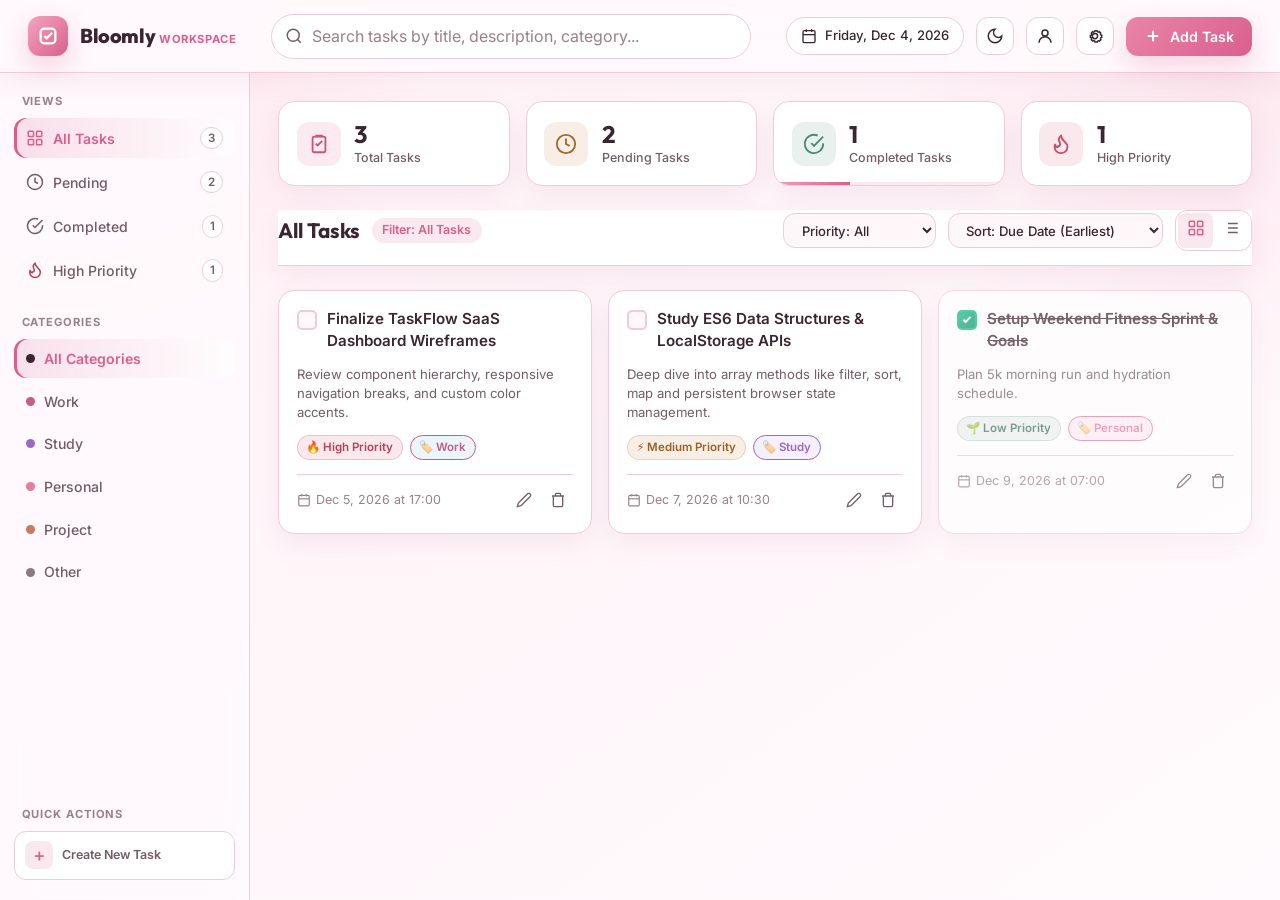
<file: Bloomly/index.html>
<!DOCTYPE html>
<html lang="en" data-theme="light">
<head>
    <meta charset="UTF-8">
    <meta name="viewport" content="width=device-width, initial-scale=1.0">
    <meta name="color-scheme" content="light dark">
    <meta name="description" content="Bloomly — a polished, responsive personal task workspace.">
    <title>Bloomly — Personal Task Workspace</title>
    
    <!-- Google Fonts -->
    <link rel="preconnect" href="https://fonts.googleapis.com">
    <link rel="preconnect" href="https://fonts.gstatic.com" crossorigin>
    <link href="https://fonts.googleapis.com/css2?family=Inter:wght@300;400;500;600;700&family=Outfit:wght@500;600;700;800&display=swap" rel="stylesheet">
    
    <!-- CSS Stylesheet -->
    <link rel="stylesheet" href="css/style.css">
</head>
<body>
    <div class="app-container">
        
        <!-- Header -->
        <header class="app-header">
            <div class="header-left">
                <button id="mobileSidebarToggle" class="icon-btn mobile-only" aria-label="Toggle Navigation Menu">
                    <svg width="24" height="24" viewBox="0 0 24 24" fill="none" stroke="currentColor" stroke-width="2"><path d="M3 12h18M3 6h18M3 18h18"/></svg>
                </button>
                <div class="brand">
                    <div class="brand-logo">
                        <svg width="22" height="22" viewBox="0 0 24 24" fill="none" stroke="currentColor" stroke-width="2.5">
                            <rect x="4" y="4" width="16" height="16" rx="4"/>
                            <path d="M8 12l2.5 2.5L16.5 8.5"/>
                        </svg>
                    </div>
                    <div class="brand-text">
                        <span class="brand-title">Bloomly</span>
                        <span class="brand-subtitle">Workspace</span>
                    </div>
                </div>
            </div>

            <div class="header-center">
                <div class="search-box">
                    <svg class="search-icon" width="18" height="18" viewBox="0 0 24 24" fill="none" stroke="currentColor" stroke-width="2">
                        <circle cx="11" cy="11" r="8"/><path d="m21 21-4.3-4.3"/>
                    </svg>
                    <input type="text" id="searchInput" placeholder="Search tasks by title, description, category..." autocomplete="off">
                    <button id="clearSearchBtn" class="clear-search-btn hidden" aria-label="Clear Search">&times;</button>
                </div>
            </div>

            <div class="header-right">
                <div class="date-badge" id="currentDateBadge">
                    <svg width="16" height="16" viewBox="0 0 24 24" fill="none" stroke="currentColor" stroke-width="2"><rect width="18" height="18" x="3" y="4" rx="2" ry="2"/><line x1="16" x2="16" y1="2" y2="6"/><line x1="8" x2="8" y1="2" y2="6"/><line x1="3" x2="21" y1="10" y2="10"/></svg>
                    <span id="currentDateText">Loading date...</span>
                </div>
                
                <!-- Theme Mode Toggle Button -->
                <button id="themeToggleBtn" class="icon-btn" title="Toggle Light/Dark Mode" aria-label="Toggle Light/Dark Mode">
                    <svg id="themeMoonIcon" width="18" height="18" viewBox="0 0 24 24" fill="none" stroke="currentColor" stroke-width="2"><path d="M12 3a6 6 0 0 0 9 9 9 9 0 1 1-9-9Z"/></svg>
                    <svg id="themeSunIcon" class="hidden" width="18" height="18" viewBox="0 0 24 24" fill="none" stroke="currentColor" stroke-width="2"><circle cx="12" cy="12" r="4"/><path d="M12 2v2M12 20v2M4.93 4.93l1.41 1.41M17.66 17.66l1.41 1.41M2 12h2M20 12h2M4.93 19.07l1.41-1.41M17.66 6.34l1.41-1.41"/></svg>
                </button>

                <button id="openProfileBtn" class="icon-btn header-utility-btn" title="Open Profile" aria-label="Open Profile">
                    <svg width="18" height="18" viewBox="0 0 24 24" fill="none" stroke="currentColor" stroke-width="2">
                        <circle cx="12" cy="8" r="4"/><path d="M4 21a8 8 0 0 1 16 0"/>
                    </svg>
                </button>
                <button id="openSettingsBtn" class="icon-btn header-utility-btn" title="Open Settings" aria-label="Open Settings">
                    <svg width="18" height="18" viewBox="0 0 24 24" fill="none" stroke="currentColor" stroke-width="2">
                        <path d="M12 15.5a3.5 3.5 0 1 0 0-7 3.5 3.5 0 0 0 0 7Z"/>
                        <path d="M19.4 15a1.7 1.7 0 0 0 .34 1.88l.06.06-1.9 1.9-.06-.06a1.7 1.7 0 0 0-1.88-.34 1.7 1.7 0 0 0-1.03 1.56V20H12v-.09a1.7 1.7 0 0 0-1.03-1.56 1.7 1.7 0 0 0-1.88.34l-.06.06-1.9-1.9.06-.06A1.7 1.7 0 0 0 7.53 15a1.7 1.7 0 0 0-1.56-1.03H5.9v-2.7h.07A1.7 1.7 0 0 0 7.53 10a1.7 1.7 0 0 0-.34-1.88l-.06-.06 1.9-1.9.06.06a1.7 1.7 0 0 0 1.88.34A1.7 1.7 0 0 0 12 5.01V5h2.7v.01a1.7 1.7 0 0 0 1.03 1.55 1.7 1.7 0 0 0 1.88-.34l.06-.06 1.9 1.9-.06.06A1.7 1.7 0 0 0 19.4 10a1.7 1.7 0 0 0 1.56 1.03H21v2.7h-.04A1.7 1.7 0 0 0 19.4 15Z"/>
                    </svg>
                </button>

                <button id="openAddTaskModalBtn" class="btn btn-primary">
                    <svg width="18" height="18" viewBox="0 0 24 24" fill="none" stroke="currentColor" stroke-width="2.5"><path d="M12 5v14M5 12h14"/></svg>
                    <span>Add Task</span>
                </button>
            </div>
        </header>

        <div class="app-layout">
            <!-- Sidebar Navigation & Filters -->
            <aside class="app-sidebar" id="appSidebar">
                <div class="sidebar-section">
                    <h3 class="sidebar-title">Views</h3>
                    <nav class="sidebar-nav">
                        <button class="nav-item active" data-filter="all">
                            <span class="nav-icon">
                                <svg width="18" height="18" viewBox="0 0 24 24" fill="none" stroke="currentColor" stroke-width="2"><rect width="7" height="7" x="3" y="3" rx="1"/><rect width="7" height="7" x="14" y="3" rx="1"/><rect width="7" height="7" x="14" y="14" rx="1"/><rect width="7" height="7" x="3" y="14" rx="1"/></svg>
                            </span>
                            <span class="nav-label">All Tasks</span>
                            <span class="nav-count" id="countAll">0</span>
                        </button>
                        <button class="nav-item" data-filter="pending">
                            <span class="nav-icon">
                                <svg width="18" height="18" viewBox="0 0 24 24" fill="none" stroke="currentColor" stroke-width="2"><circle cx="12" cy="12" r="10"/><polyline points="12 6 12 12 16 14"/></svg>
                            </span>
                            <span class="nav-label">Pending</span>
                            <span class="nav-count" id="countPending">0</span>
                        </button>
                        <button class="nav-item" data-filter="completed">
                            <span class="nav-icon">
                                <svg width="18" height="18" viewBox="0 0 24 24" fill="none" stroke="currentColor" stroke-width="2"><path d="M22 11.08V12a10 10 0 1 1-5.93-9.14"/><polyline points="22 4 12 14.01 9 11.01"/></svg>
                            </span>
                            <span class="nav-label">Completed</span>
                            <span class="nav-count" id="countCompleted">0</span>
                        </button>
                        <button class="nav-item" data-filter="high-priority">
                            <span class="nav-icon priority-high-icon">
                                <svg width="18" height="18" viewBox="0 0 24 24" fill="none" stroke="currentColor" stroke-width="2"><path d="M8.5 14.5A2.5 2.5 0 0 0 11 12c0-1.38-.5-2-1-3-1.072-2.143-.224-4.054 2-6 .5 2.5 2 4.9 4 6.5 2 1.6 3 3.5 3 5.5a7 7 0 1 1-14 0c0-1.153.433-2.294 1-3a2.5 2.5 0 0 0 2.5 3.5z"/></svg>
                            </span>
                            <span class="nav-label">High Priority</span>
                            <span class="nav-count" id="countHighPriority">0</span>
                        </button>
                    </nav>
                </div>

                <div class="sidebar-section">
                    <h3 class="sidebar-title">Categories</h3>
                    <div class="category-nav">
                        <button class="category-item active" data-category="all">
                            <span class="category-dot category-dot-all"></span>
                            <span class="category-label">All Categories</span>
                        </button>
                        <button class="category-item" data-category="work">
                            <span class="category-dot category-dot-work"></span>
                            <span class="category-label">Work</span>
                        </button>
                        <button class="category-item" data-category="study">
                            <span class="category-dot category-dot-study"></span>
                            <span class="category-label">Study</span>
                        </button>
                        <button class="category-item" data-category="personal">
                            <span class="category-dot category-dot-personal"></span>
                            <span class="category-label">Personal</span>
                        </button>
                        <button class="category-item" data-category="project">
                            <span class="category-dot category-dot-project"></span>
                            <span class="category-label">Project</span>
                        </button>
                        <button class="category-item" data-category="other">
                            <span class="category-dot category-dot-other"></span>
                            <span class="category-label">Other</span>
                        </button>
                    </div>
                </div>

                <div class="sidebar-section quick-actions-section">
                    <h3 class="sidebar-title">Quick Actions</h3>
                    <div class="quick-actions">
                        <button id="quickCreateTaskBtn" class="quick-action-btn" type="button">
                            <span class="quick-action-icon">＋</span>
                            <span>Create New Task</span>
                        </button>
                    </div>
                </div>
            </aside>

            <!-- Main Content Area -->
            <main class="app-main">
                <!-- Analytics Dashboard / Statistics Cards -->
                <section class="stats-section">
                    <div class="stat-card">
                        <div class="stat-icon stat-icon-total">
                            <svg width="22" height="22" viewBox="0 0 24 24" fill="none" stroke="currentColor" stroke-width="2"><rect x="5" y="4" width="14" height="17" rx="2"/><path d="M9 4.5V3h6v1.5M8.5 11.5l2 2 5-5"/></svg>
                        </div>
                        <div class="stat-details">
                            <span class="stat-value" id="statTotal">0</span>
                            <span class="stat-label">Total Tasks</span>
                        </div>
                    </div>

                    <div class="stat-card">
                        <div class="stat-icon stat-icon-pending">
                            <svg width="22" height="22" viewBox="0 0 24 24" fill="none" stroke="currentColor" stroke-width="2"><circle cx="12" cy="12" r="10"/><polyline points="12 6 12 12 16 14"/></svg>
                        </div>
                        <div class="stat-details">
                            <span class="stat-value" id="statPending">0</span>
                            <span class="stat-label">Pending Tasks</span>
                        </div>
                    </div>

                    <div class="stat-card">
                        <div class="stat-icon stat-icon-completed">
                            <svg width="22" height="22" viewBox="0 0 24 24" fill="none" stroke="currentColor" stroke-width="2"><path d="M22 11.08V12a10 10 0 1 1-5.93-9.14"/><polyline points="22 4 12 14.01 9 11.01"/></svg>
                        </div>
                        <div class="stat-details">
                            <span class="stat-value" id="statCompleted">0</span>
                            <span class="stat-label">Completed Tasks</span>
                        </div>
                        <div class="stat-progress-bar">
                            <div class="stat-progress-fill" id="statProgressFill" style="width: 0%;"></div>
                        </div>
                    </div>

                    <div class="stat-card">
                        <div class="stat-icon stat-icon-urgent">
                            <svg width="22" height="22" viewBox="0 0 24 24" fill="none" stroke="currentColor" stroke-width="2"><path d="M8.5 14.5A2.5 2.5 0 0 0 11 12c0-1.38-.5-2-1-3-1.072-2.143-.224-4.054 2-6 .5 2.5 2 4.9 4 6.5 2 1.6 3 3.5 3 5.5a7 7 0 1 1-14 0c0-1.153.433-2.294 1-3a2.5 2.5 0 0 0 2.5 3.5z"/></svg>
                        </div>
                        <div class="stat-details">
                            <span class="stat-value" id="statHighPriority">0</span>
                            <span class="stat-label">High Priority</span>
                        </div>
                    </div>
                </section>

                <!-- Task Toolbar (Filters, Sort, View toggle) -->
                <section class="toolbar-section">
                    <div class="toolbar-left">
                        <h2 class="section-title" id="currentViewTitle">All Tasks</h2>
                        <span class="active-filter-badge" id="activeFilterBadge">Showing All</span>
                    </div>

                    <div class="toolbar-right">
                        <div class="select-group">
                            <label for="priorityFilterSelect" class="sr-only">Priority Filter</label>
                            <select id="priorityFilterSelect" class="form-select">
                                <option value="all">Priority: All</option>
                                <option value="high">Priority: High</option>
                                <option value="medium">Priority: Medium</option>
                                <option value="low">Priority: Low</option>
                            </select>
                        </div>

                        <div class="select-group">
                            <label for="sortBySelect" class="sr-only">Sort Tasks</label>
                            <select id="sortBySelect" class="form-select">
                                <option value="dueDateAsc">Sort: Due Date (Earliest)</option>
                                <option value="dueDateDesc">Sort: Due Date (Latest)</option>
                                <option value="priority">Sort: Priority (High to Low)</option>
                                <option value="created">Sort: Date Created</option>
                                <option value="title">Sort: Title (A-Z)</option>
                            </select>
                        </div>

                        <div class="view-switcher" role="radiogroup" aria-label="Task Layout View">
                            <button id="gridViewBtn" class="view-btn active" title="Grid View" aria-label="Grid View">
                                <svg width="18" height="18" viewBox="0 0 24 24" fill="none" stroke="currentColor" stroke-width="2"><rect width="7" height="7" x="3" y="3" rx="1"/><rect width="7" height="7" x="14" y="3" rx="1"/><rect width="7" height="7" x="14" y="14" rx="1"/><rect width="7" height="7" x="3" y="14" rx="1"/></svg>
                            </button>
                            <button id="listViewBtn" class="view-btn" title="List View" aria-label="List View">
                                <svg width="18" height="18" viewBox="0 0 24 24" fill="none" stroke="currentColor" stroke-width="2"><line x1="8" x2="21" y1="6" y2="6"/><line x1="8" x2="21" y1="12" y2="12"/><line x1="8" x2="21" y1="18" y2="18"/><line x1="3" x2="3.01" y1="6" y2="6"/><line x1="3" x2="3.01" y1="12" y2="12"/><line x1="3" x2="3.01" y1="18" y2="18"/></svg>
                            </button>
                        </div>
                    </div>
                </section>

                <!-- Task Cards List Container -->
                <section class="task-list-container">
                    <div id="taskList" class="task-grid">
                        <!-- Dynamic Task Cards Rendered via JS -->
                    </div>

                    <!-- Empty State View -->
                    <div id="emptyState" class="empty-state hidden">
                        <div class="empty-illustration">
                            <svg width="80" height="80" viewBox="0 0 24 24" fill="none" stroke="currentColor" stroke-width="1.2">
                                <rect x="3" y="3" width="18" height="18" rx="3" stroke-dasharray="4 4"/>
                                <path d="M9 12h6M12 9v6"/>
                            </svg>
                        </div>
                        <h3 class="empty-title">No tasks found</h3>
                        <p class="empty-description" id="emptyStateText">Create a new task to get started.</p>
                        <button id="emptyStateAddBtn" class="btn btn-primary">
                            <svg width="18" height="18" viewBox="0 0 24 24" fill="none" stroke="currentColor" stroke-width="2.5"><path d="M12 5v14M5 12h14"/></svg>
                            <span>Create New Task</span>
                        </button>
                    </div>
                </section>
            </main>
        </div>
    </div>

    <!-- Add / Edit Task Modal -->
    <div id="taskModal" class="modal-backdrop hidden" aria-hidden="true" role="dialog" aria-labelledby="modalTitle">
        <div class="modal-card">
            <div class="modal-header">
                <h2 id="modalTitle" class="modal-title">Create New Task</h2>
                <button id="closeModalBtn" class="close-btn" aria-label="Close Modal">&times;</button>
            </div>

            <form id="taskForm" novalidate>
                <input type="hidden" id="taskIdInput">

                <div class="form-group">
                    <label for="taskTitleInput" class="form-label">Task Title <span class="required-star">*</span></label>
                    <input type="text" id="taskTitleInput" class="form-control" placeholder="e.g. Design Landing Page Wireframes" required>
                    <div class="invalid-feedback" id="titleError">Please enter a task title.</div>
                </div>

                <div class="form-group">
                    <label for="taskDescInput" class="form-label">Description</label>
                    <textarea id="taskDescInput" class="form-control" rows="3" placeholder="Add detailed notes or requirements for this task..."></textarea>
                </div>

                <div class="form-row">
                    <div class="form-group col">
                        <label for="taskDateInput" class="form-label">Due Date <span class="required-star">*</span></label>
                        <input type="date" id="taskDateInput" class="form-control" required>
                        <div class="invalid-feedback" id="dateError">Please select a valid date.</div>
                    </div>

                    <div class="form-group col">
                        <label for="taskTimeInput" class="form-label">Due Time</label>
                        <input type="time" id="taskTimeInput" class="form-control">
                    </div>
                </div>

                <div class="form-row">
                    <div class="form-group col">
                        <label class="form-label">Priority <span class="required-star">*</span></label>
                        <div class="priority-selector">
                            <label class="priority-pill priority-low">
                                <input type="radio" name="taskPriority" value="low">
                                <span>Low</span>
                            </label>
                            <label class="priority-pill priority-medium">
                                <input type="radio" name="taskPriority" value="medium" checked>
                                <span>Medium</span>
                            </label>
                            <label class="priority-pill priority-high">
                                <input type="radio" name="taskPriority" value="high">
                                <span>High</span>
                            </label>
                        </div>
                    </div>

                    <div class="form-group col">
                        <label for="taskCategorySelect" class="form-label">Category <span class="required-star">*</span></label>
                        <select id="taskCategorySelect" class="form-control" required>
                            <option value="work" selected>Work</option>
                            <option value="study">Study</option>
                            <option value="personal">Personal</option>
                            <option value="project">Project</option>
                            <option value="other">Other</option>
                        </select>
                    </div>
                </div>

                <div class="modal-footer">
                    <button type="button" id="cancelModalBtn" class="btn btn-secondary">Cancel</button>
                    <button type="submit" id="saveTaskBtn" class="btn btn-primary">
                        <svg width="18" height="18" viewBox="0 0 24 24" fill="none" stroke="currentColor" stroke-width="2.5"><polyline points="20 6 9 17 4 12"/></svg>
                        <span id="saveTaskBtnText">Save Task</span>
                    </button>
                </div>
            </form>
        </div>
    </div>

    <!-- Profile Panel -->
    <div id="profileModal" class="modal-backdrop hidden" aria-hidden="true" role="dialog" aria-labelledby="profileModalTitle">
        <div class="modal-card utility-modal">
            <div class="modal-header">
                <div>
                    <h2 id="profileModalTitle" class="modal-title">Your Profile</h2>
                    <p class="utility-subtitle">Keep your PetalDesk profile information locally on this device.</p>
                </div>
                <button id="closeProfileBtn" class="close-btn" type="button" aria-label="Close Profile">✕</button>
            </div>

            <div class="profile-hero">
                <div id="profileAvatar" class="profile-avatar">S</div>
                <div>
                    <strong id="profilePreviewName">PetalDesk User</strong>
                    <span id="profilePreviewRole">@username</span>
                    <small id="profilePreviewEmail" class="profile-preview-email">email@example.com</small>
                </div>
            </div>

            <form id="profileForm" class="utility-form" novalidate>
                <div class="form-group">
                    <label for="profileNameInput">Name</label>
                    <input id="profileNameInput" type="text" maxlength="60" placeholder="Your name">
                </div>
                <div class="form-group">
                    <label for="profileUsernameInput">Username</label>
                    <input id="profileUsernameInput" type="text" maxlength="40" placeholder="username">
                </div>
                <div class="form-group">
                    <label for="profileEmailInput">Email ID</label>
                    <input id="profileEmailInput" type="email" maxlength="100" placeholder="you@example.com">
                </div>
                <div class="modal-actions">
                    <button type="button" id="cancelProfileBtn" class="btn btn-secondary">Cancel</button>
                    <button type="submit" class="btn btn-primary">Save Profile</button>
                </div>
            </form>
        </div>
    </div>

    <!-- Settings Panel -->
    <div id="settingsModal" class="modal-backdrop hidden" aria-hidden="true" role="dialog" aria-labelledby="settingsModalTitle">
        <div class="modal-card utility-modal">
            <div class="modal-header">
                <div>
                    <h2 id="settingsModalTitle" class="modal-title">Settings</h2>
                    <p class="utility-subtitle">Manage appearance and local application data.</p>
                </div>
                <button id="closeSettingsBtn" class="close-btn" type="button" aria-label="Close Settings">✕</button>
            </div>

            <section class="settings-group">
                <div class="settings-heading">
                    <div>
                        <h3>Appearance</h3>
                        <p>Switch between light and dark mode without changing your tasks.</p>
                    </div>
                    <div class="theme-choice">
                        <button id="settingsLightBtn" type="button" class="theme-choice-btn">Light</button>
                        <button id="settingsDarkBtn" type="button" class="theme-choice-btn">Dark</button>
                    </div>
                </div>
            </section>
<section class="settings-group danger-group">
                <div class="settings-heading">
                    <div>
                        <h3>Data Management</h3>
                        <p>Remove every saved task and local profile/settings data. This action cannot be undone.</p>
                    </div>
                </div>
                <div class="data-actions">
                    <button id="exportTasksBtn" type="button" class="btn btn-secondary">
                        <svg width="16" height="16" viewBox="0 0 24 24" fill="none" stroke="currentColor" stroke-width="2">
                            <path d="M12 3v12"/><path d="m7 10 5 5 5-5"/><path d="M5 21h14"/>
                        </svg>
                        Export Tasks
                    </button>
                    <button id="clearAllDataBtn" type="button" class="btn btn-danger-outline">
                    <svg width="16" height="16" viewBox="0 0 24 24" fill="none" stroke="currentColor" stroke-width="2">
                        <path d="M3 6h18M8 6V4h8v2m-7 0v14h6V6"/>
                    </svg>
                    Clear All Data
                </button>
                </div>
            </section>
        </div>
    </div>

    <!-- Notification Toast Container -->
    <div id="toastContainer" class="toast-container"></div>

    <!-- JavaScript Script -->
    <script src="js/script.js"></script>
</body>
</html>
</file>
<file: Bloomly/css/style.css>
/* ==========================================================================
   TaskFlow — Modern SaaS Todo List Application CSS
   Dual Theme System (Light & Dark Mode)
   ========================================================================== */

/* --------------------------------------------------------------------------
   Light Mode (Default Theme)
   -------------------------------------------------------------------------- */
:root {
    --primary: #4F46E5;        /* Indigo / Blue */
    --background: #F5F7FB;     /* Very Light Gray */
    --card: #FFFFFF;           /* White */

    --high: #EF4444;            /* Red */
    --medium: #F97316;          /* Orange */
    --low: #22C55E;             /* Green */
    --completed: #16A34A;       /* Green */

    --bg-main: #f8fafc;
    --bg-sec: #ffffff;
    --bg-card: #ffffff;
    --bg-hover: #f1f5f9;
    --bg-glass: rgba(255, 255, 255, 0.85);
    --bg-input: #f1f5f9;
    --bg-modal: #ffffff;
    
    --primary: #4f46e5;
    --primary-hover: #4338ca;
    --primary-light: rgba(79, 70, 229, 0.1);
    
    --text-main: #0f172a;
    --text-muted: #475569;
    --text-dim: #64748b;
    --border: #e2e8f0;
    --border-hover: #cbd5e1;
    
    --high-bg: rgba(239, 68, 68, 0.1);
    --high-clr: #dc2626;
    --high-bdr: rgba(239, 68, 68, 0.25);

    --med-bg: rgba(245, 158, 11, 0.1);
    --med-clr: #d97706;
    --med-bdr: rgba(245, 158, 11, 0.25);

    --low-bg: rgba(16, 185, 129, 0.1);
    --low-clr: #059669;
    --low-bdr: rgba(16, 185, 129, 0.25);

    --cat-work: #0284c7;
    --cat-study: #7c3aed;
    --cat-personal: #db2777;
    --cat-project: #d97706;
    --cat-other: #64748b;

    --radius-sm: 8px;
    --radius-md: 12px;
    --radius-lg: 16px;
    --radius-full: 9999px;

    --shadow-sm: 0 1px 2px rgba(0, 0, 0, 0.05);
    --shadow-md: 0 4px 6px -1px rgba(0, 0, 0, 0.06), 0 2px 4px -2px rgba(0, 0, 0, 0.04);
    --shadow-lg: 0 10px 25px -5px rgba(0, 0, 0, 0.08), 0 8px 10px -6px rgba(0, 0, 0, 0.04);
    --trans: 0.2s cubic-bezier(0.4, 0, 0.2, 1);
}

/* --------------------------------------------------------------------------
   Dark Mode Override
   -------------------------------------------------------------------------- */
[data-theme="dark"] {
    --bg-main: #0f172a;
    --bg-sec: #1e293b;
    --bg-card: #1e293b;
    --bg-hover: #273549;
    --bg-glass: rgba(30, 41, 59, 0.85);
    --bg-input: #0f172a;
    --bg-modal: #1e293b;
    
    --primary: #6366f1;
    --primary-hover: #4f46e5;
    --primary-light: rgba(99, 102, 241, 0.18);
    
    --text-main: #f8fafc;
    --text-muted: #94a3b8;
    --text-dim: #64748b;
    --border: #334155;
    --border-hover: #475569;
    
    --high-bg: rgba(244, 63, 94, 0.15);
    --high-clr: #fb7185;
    --high-bdr: rgba(244, 63, 94, 0.3);

    --med-bg: rgba(245, 158, 11, 0.15);
    --med-clr: #fbbf24;
    --med-bdr: rgba(245, 158, 11, 0.3);

    --low-bg: rgba(16, 185, 129, 0.15);
    --low-clr: #34d399;
    --low-bdr: rgba(16, 185, 129, 0.3);

    --cat-work: #38bdf8;
    --cat-study: #a855f7;
    --cat-personal: #ec4899;
    --cat-project: #f59e0b;
    --cat-other: #94a3b8;

    --shadow-sm: 0 1px 3px rgba(0, 0, 0, 0.3);
    --shadow-md: 0 4px 6px -1px rgba(0, 0, 0, 0.3);
    --shadow-lg: 0 10px 25px -5px rgba(0, 0, 0, 0.4);
}

/* --------------------------------------------------------------------------
   Base & Resets
   -------------------------------------------------------------------------- */
*, *::before, *::after { box-sizing: border-box; margin: 0; padding: 0; }
body {
    font-family: 'Inter', system-ui, sans-serif;
    background: var(--bg-main);
    color: var(--text-main);
    line-height: 1.5;
    min-height: 100vh;
    transition: background-color var(--trans), color var(--trans);
}
button, input, select, textarea { font: inherit; color: inherit; }
button { cursor: pointer; border: none; background: none; }
.sr-only { position: absolute; width: 1px; height: 1px; padding: 0; margin: -1px; overflow: hidden; clip: rect(0,0,0,0); border: 0; }
.hidden { display: none !important; }

/* Layout Containers */
.app-container { display: flex; flex-direction: column; min-height: 100vh; }
.app-layout { display: flex; flex: 1; }

/* --------------------------------------------------------------------------
   Header Section
   -------------------------------------------------------------------------- */
.app-header {
    display: flex;
    align-items: center;
    justify-content: space-between;
    padding: 0.85rem 1.75rem;
    background: var(--bg-glass);
    backdrop-filter: blur(16px);
    border-bottom: 1px solid var(--border);
    position: sticky;
    top: 0;
    z-index: 40;
    gap: 1rem;
    transition: background-color var(--trans), border-color var(--trans);
}

.header-left, .header-right, .brand { display: flex; align-items: center; gap: 0.75rem; }

.brand-logo {
    width: 40px;
    height: 40px;
    border-radius: var(--radius-md);
    background: linear-gradient(135deg, var(--primary), #a855f7);
    display: flex;
    align-items: center;
    justify-content: center;
    color: #fff;
    box-shadow: 0 4px 12px var(--primary-light);
}

.brand-title {
    font-family: 'Outfit', sans-serif;
    font-weight: 800;
    font-size: 1.25rem;
    color: var(--text-main);
    letter-spacing: -0.02em;
}

.brand-subtitle { font-size: 0.7rem; color: var(--text-dim); text-transform: uppercase; font-weight: 700; letter-spacing: 0.05em; }

.header-center { flex: 1; max-width: 480px; }
.search-box { position: relative; display: flex; align-items: center; width: 100%; }
.search-icon { position: absolute; left: 0.85rem; color: var(--text-muted); pointer-events: none; }
.search-box input {
    width: 100%;
    padding: 0.6rem 2.2rem 0.6rem 2.5rem;
    background: var(--bg-input);
    border: 1px solid var(--border);
    border-radius: var(--radius-full);
    color: var(--text-main);
    transition: all var(--trans);
}
.search-box input:focus { outline: none; border-color: var(--primary); box-shadow: 0 0 0 3px var(--primary-light); }
.clear-search-btn { position: absolute; right: 0.75rem; color: var(--text-muted); font-size: 1.1rem; }

.date-badge {
    display: flex;
    align-items: center;
    gap: 0.45rem;
    padding: 0.5rem 0.9rem;
    background: var(--bg-input);
    border: 1px solid var(--border);
    border-radius: var(--radius-full);
    font-size: 0.82rem;
    color: var(--text-muted);
    font-weight: 500;
}

/* Buttons */
.btn {
    display: inline-flex;
    align-items: center;
    justify-content: center;
    gap: 0.45rem;
    padding: 0.55rem 1.15rem;
    border-radius: var(--radius-md);
    font-weight: 600;
    font-size: 0.88rem;
    transition: all var(--trans);
}

.btn-primary {
    background: linear-gradient(135deg, var(--primary), var(--primary-hover));
    color: #fff;
    box-shadow: 0 4px 12px var(--primary-light);
}

.btn-primary:hover { transform: translateY(-1px); box-shadow: 0 6px 16px var(--primary-light); }
.btn-secondary { background: var(--bg-input); border: 1px solid var(--border); color: var(--text-main); }
.btn-secondary:hover { background: var(--bg-hover); border-color: var(--border-hover); }

.icon-btn {
    width: 38px;
    height: 38px;
    border-radius: var(--radius-md);
    display: flex;
    align-items: center;
    justify-content: center;
    color: var(--text-muted);
    border: 1px solid var(--border);
    background: var(--bg-input);
    transition: all var(--trans);
}
.icon-btn:hover { color: var(--text-main); background: var(--bg-hover); border-color: var(--border-hover); }

/* --------------------------------------------------------------------------
   Sidebar
   -------------------------------------------------------------------------- */
.app-sidebar {
    width: 250px;
    background: var(--bg-sec);
    border-right: 1px solid var(--border);
    padding: 1.25rem 0.85rem;
    display: flex;
    flex-direction: column;
    gap: 1.5rem;
    flex-shrink: 0;
    transition: background-color var(--trans), border-color var(--trans);
}

.sidebar-section { display: flex; flex-direction: column; gap: 0.5rem; }
.sidebar-title { font-size: 0.7rem; text-transform: uppercase; letter-spacing: 0.08em; color: var(--text-dim); font-weight: 700; padding-left: 0.5rem; }
.sidebar-nav, .category-nav { display: flex; flex-direction: column; gap: 0.25rem; }

.nav-item, .category-item {
    display: flex;
    align-items: center;
    justify-content: space-between;
    padding: 0.55rem 0.75rem;
    border-radius: var(--radius-md);
    color: var(--text-muted);
    font-size: 0.88rem;
    font-weight: 500;
    transition: all var(--trans);
}
.nav-item:hover, .category-item:hover { background: var(--bg-hover); color: var(--text-main); }
.nav-item.active, .category-item.active { background: var(--primary-light); color: var(--primary); font-weight: 600; }
.nav-icon { display: flex; margin-right: 0.6rem; }
.priority-high-icon { color: var(--high-clr); }
.nav-label, .category-label { flex: 1; text-align: left; }
.nav-count { font-size: 0.72rem; font-weight: 600; padding: 0.1rem 0.45rem; border-radius: var(--radius-full); background: var(--bg-input); border: 1px solid var(--border); }
.nav-item.active .nav-count { background: var(--primary); color: #fff; border-color: var(--primary); }

.category-dot { width: 9px; height: 9px; border-radius: 50%; margin-right: 0.6rem; }
.category-dot-all { background: var(--text-main); }
.category-dot-work { background: var(--cat-work); }
.category-dot-study { background: var(--cat-study); }
.category-dot-personal { background: var(--cat-personal); }
.category-dot-project { background: var(--cat-project); }
.category-dot-other { background: var(--cat-other); }

.sidebar-footer { margin-top: auto; }
.pro-tip-box { background: var(--primary-light); border: 1px solid var(--border); border-radius: var(--radius-md); padding: 0.75rem; }
.tip-header { display: flex; align-items: center; gap: 0.4rem; font-weight: 700; font-size: 0.78rem; color: var(--primary); margin-bottom: 0.25rem; }
.pro-tip-box p { font-size: 0.75rem; color: var(--text-muted); }

/* --------------------------------------------------------------------------
   Main Content Area
   -------------------------------------------------------------------------- */
.app-main { flex: 1; padding: 1.75rem; display: flex; flex-direction: column; gap: 1.5rem; max-width: 1250px; margin: 0 auto; width: 100%; }

/* Stats Cards */
.stats-section { display: grid; grid-template-columns: repeat(4, 1fr); gap: 1rem; }
.stat-card {
    background: var(--bg-card);
    border: 1px solid var(--border);
    border-radius: var(--radius-lg);
    padding: 1.1rem;
    display: flex;
    align-items: center;
    gap: 0.85rem;
    position: relative;
    overflow: hidden;
    box-shadow: var(--shadow-sm);
    transition: all var(--trans);
}
.stat-card:hover { transform: translateY(-2px); border-color: var(--border-hover); box-shadow: var(--shadow-md); }
.stat-icon { width: 44px; height: 44px; border-radius: var(--radius-md); display: flex; align-items: center; justify-content: center; flex-shrink: 0; }
.stat-icon-total { background: var(--primary-light); color: var(--primary); }
.stat-icon-pending { background: var(--med-bg); color: var(--med-clr); }
.stat-icon-completed { background: var(--low-bg); color: var(--low-clr); }
.stat-icon-urgent { background: var(--high-bg); color: var(--high-clr); }
.stat-details { display: flex; flex-direction: column; }
.stat-value { font-family: 'Outfit', sans-serif; font-size: 1.5rem; font-weight: 700; line-height: 1.2; color: var(--text-main); }
.stat-label { font-size: 0.78rem; color: var(--text-muted); font-weight: 500; }
.stat-progress-bar { position: absolute; bottom: 0; left: 0; right: 0; height: 3px; background: var(--border); }
.stat-progress-fill { height: 100%; background: linear-gradient(90deg, #10b981, #34d399); transition: width var(--trans); }

/* Toolbar */
.toolbar-section { display: flex; align-items: center; justify-content: space-between; flex-wrap: wrap; gap: 0.85rem; padding-bottom: 0.85rem; border-bottom: 1px solid var(--border); }
.toolbar-left, .toolbar-right { display: flex; align-items: center; gap: 0.75rem; }
.section-title { font-family: 'Outfit', sans-serif; font-size: 1.3rem; font-weight: 700; color: var(--text-main); }
.active-filter-badge { padding: 0.2rem 0.65rem; background: var(--primary-light); color: var(--primary); border-radius: var(--radius-full); font-size: 0.78rem; font-weight: 600; }
.form-select { background: var(--bg-sec); border: 1px solid var(--border); border-radius: var(--radius-md); padding: 0.45rem 0.85rem; color: var(--text-main); font-size: 0.82rem; font-weight: 500; }
.form-select:focus { outline: none; border-color: var(--primary); }
.view-switcher { display: flex; background: var(--bg-sec); border: 1px solid var(--border); border-radius: var(--radius-md); padding: 2px; }
.view-btn { padding: 0.35rem 0.55rem; border-radius: 6px; color: var(--text-muted); }
.view-btn.active { background: var(--bg-hover); color: var(--primary); }

/* Task Cards Grid */
.task-list-container { min-height: 300px; }
.task-grid { display: grid; grid-template-columns: repeat(auto-fill, minmax(300px, 1fr)); gap: 1rem; }
.task-grid.list-view { display: flex; flex-direction: column; gap: 0.75rem; }
.task-card {
    background: var(--bg-card);
    border: 1px solid var(--border);
    border-radius: var(--radius-lg);
    padding: 1.1rem;
    display: flex;
    flex-direction: column;
    gap: 0.85rem;
    box-shadow: var(--shadow-sm);
    transition: all var(--trans);
    animation: fadeIn 0.25s ease-out;
}
.task-card:hover { border-color: var(--border-hover); transform: translateY(-2px); box-shadow: var(--shadow-md); }
.task-card.completed { opacity: 0.7; background: var(--bg-hover); }
.task-card-header { display: flex; align-items: flex-start; justify-content: space-between; gap: 0.5rem; }
.task-title-wrapper { display: flex; align-items: flex-start; gap: 0.65rem; flex: 1; }

/* Custom Checkbox */
.custom-checkbox { position: relative; width: 20px; height: 20px; flex-shrink: 0; margin-top: 2px; }
.custom-checkbox input { opacity: 0; width: 0; height: 0; position: absolute; }
.checkmark { position: absolute; inset: 0; background: var(--bg-input); border: 2px solid var(--border); border-radius: 5px; cursor: pointer; transition: var(--trans); display: flex; align-items: center; justify-content: center; }
.custom-checkbox:hover input ~ .checkmark { border-color: var(--primary); }
.custom-checkbox input:checked ~ .checkmark { background: linear-gradient(135deg, #10b981, #059669); border-color: #10b981; }
.checkmark::after { content: ""; width: 4px; height: 8px; border: solid #fff; border-width: 0 2px 2px 0; transform: rotate(45deg) scale(0); transition: var(--trans); margin-bottom: 2px; }
.custom-checkbox input:checked ~ .checkmark::after { transform: rotate(45deg) scale(1); }

.task-title { font-size: 0.95rem; font-weight: 600; color: var(--text-main); line-height: 1.4; word-break: break-word; }
.task-card.completed .task-title { text-decoration: line-through; color: var(--text-dim); }
.task-description { font-size: 0.82rem; color: var(--text-muted); line-height: 1.45; word-break: break-word; display: -webkit-box; -webkit-line-clamp: 3; -webkit-box-orient: vertical; overflow: hidden; }

/* Badges */
.task-meta-badges { display: flex; align-items: center; flex-wrap: wrap; gap: 0.4rem; }
.badge { font-size: 0.72rem; font-weight: 600; padding: 0.18rem 0.55rem; border-radius: var(--radius-full); display: inline-flex; align-items: center; gap: 0.3rem; text-transform: capitalize; }
.badge-priority-high { background: var(--high-bg); color: var(--high-clr); border: 1px solid var(--high-bdr); }
.badge-priority-medium { background: var(--med-bg); color: var(--med-clr); border: 1px solid var(--med-bdr); }
.badge-priority-low { background: var(--low-bg); color: var(--low-clr); border: 1px solid var(--low-bdr); }
.badge-category { background: var(--bg-input); border: 1px solid var(--border); color: var(--text-muted); }
.badge-category-work { border-color: var(--cat-work); color: var(--cat-work); background: rgba(2, 132, 199, 0.08); }
.badge-category-study { border-color: var(--cat-study); color: var(--cat-study); background: rgba(124, 58, 237, 0.08); }
.badge-category-personal { border-color: var(--cat-personal); color: var(--cat-personal); background: rgba(219, 39, 119, 0.08); }
.badge-category-project { border-color: var(--cat-project); color: var(--cat-project); background: rgba(217, 119, 6, 0.08); }
.badge-category-other { border-color: var(--cat-other); color: var(--cat-other); background: rgba(100, 116, 139, 0.08); }
.badge-overdue { background: rgba(239, 68, 68, 0.15); color: #dc2626; border: 1px solid rgba(239, 68, 68, 0.3); }

.task-card-footer { display: flex; align-items: center; justify-content: space-between; padding-top: 0.65rem; border-top: 1px solid var(--border); font-size: 0.78rem; color: var(--text-dim); }
.task-date-info { display: flex; align-items: center; gap: 0.35rem; }
.task-actions { display: flex; align-items: center; gap: 0.25rem; }
.action-btn { width: 30px; height: 30px; border-radius: var(--radius-sm); display: flex; align-items: center; justify-content: center; color: var(--text-muted); transition: var(--trans); }
.action-btn:hover { background: var(--bg-hover); color: var(--text-main); }
.action-btn.delete-btn:hover { background: var(--high-bg); color: var(--high-clr); }

/* Empty State */
.empty-state { display: flex; flex-direction: column; align-items: center; justify-content: center; padding: 3.5rem 1.5rem; text-align: center; background: var(--bg-card); border: 2px dashed var(--border); border-radius: var(--radius-lg); gap: 0.85rem; }
.empty-illustration { color: var(--text-dim); }
.empty-title { font-family: 'Outfit', sans-serif; font-size: 1.2rem; font-weight: 700; color: var(--text-main); }
.empty-description { color: var(--text-muted); font-size: 0.85rem; max-width: 340px; }

/* Modal */
.modal-backdrop { position: fixed; inset: 0; background: rgba(15,23,42,0.6); backdrop-filter: blur(6px); display: flex; align-items: center; justify-content: center; z-index: 100; padding: 1rem; animation: fadeIn 0.2s ease-out; }
.modal-card { background: var(--bg-modal); border: 1px solid var(--border); border-radius: var(--radius-lg); width: 100%; max-width: 500px; box-shadow: var(--shadow-lg); overflow: hidden; animation: slideUp 0.2s ease-out; }
.modal-header { display: flex; align-items: center; justify-content: space-between; padding: 1rem 1.25rem; border-bottom: 1px solid var(--border); }
.modal-title { font-family: 'Outfit', sans-serif; font-size: 1.15rem; font-weight: 700; color: var(--text-main); }
.close-btn { font-size: 1.4rem; color: var(--text-muted); width: 30px; height: 30px; border-radius: 50%; display: flex; align-items: center; justify-content: center; }
.close-btn:hover { background: var(--border); color: var(--text-main); }
#taskForm { padding: 1.25rem; display: flex; flex-direction: column; gap: 1rem; }
.form-group { display: flex; flex-direction: column; gap: 0.35rem; }
.form-row { display: flex; gap: 0.85rem; }
.form-row .col { flex: 1; }
.form-label { font-size: 0.82rem; font-weight: 600; color: var(--text-muted); }
.required-star { color: var(--high-clr); }
.form-control { width: 100%; padding: 0.55rem 0.75rem; background: var(--bg-input); border: 1px solid var(--border); border-radius: var(--radius-md); color: var(--text-main); font-size: 0.88rem; }
.form-control:focus { outline: none; border-color: var(--primary); box-shadow: 0 0 0 3px var(--primary-light); }
.form-control.is-invalid { border-color: #f43f5e; }
.invalid-feedback { font-size: 0.72rem; color: #fb7185; display: none; }
.form-control.is-invalid + .invalid-feedback { display: block; }
.priority-selector { display: flex; gap: 0.4rem; }
.priority-pill { flex: 1; display: flex; align-items: center; justify-content: center; padding: 0.45rem; border: 1px solid var(--border); border-radius: var(--radius-md); cursor: pointer; font-size: 0.82rem; font-weight: 600; background: var(--bg-input); color: var(--text-muted); }
.priority-pill input { display: none; }
.priority-pill.priority-low:has(input:checked) { background: var(--low-bg); color: var(--low-clr); border-color: var(--low-clr); }
.priority-pill.priority-medium:has(input:checked) { background: var(--med-bg); color: var(--med-clr); border-color: var(--med-clr); }
.priority-pill.priority-high:has(input:checked) { background: var(--high-bg); color: var(--high-clr); border-color: var(--high-clr); }
.modal-footer { display: flex; align-items: center; justify-content: flex-end; gap: 0.65rem; padding-top: 0.85rem; border-top: 1px solid var(--border); }


/* --------------------------------------------------------------------------
   Repair Additions — Quick Actions, Profile & Settings
   -------------------------------------------------------------------------- */
.header-utility-btn {
    flex-shrink: 0;
}

.quick-actions-section {
    margin-top: auto;
}

.quick-actions {
    display: flex;
    flex-direction: column;
    gap: 0.45rem;
}

.quick-action-btn {
    width: 100%;
    display: grid;
    grid-template-columns: 28px 1fr auto;
    align-items: center;
    gap: 0.55rem;
    padding: 0.6rem 0.65rem;
    text-align: left;
    border: 1px solid var(--border);
    border-radius: var(--radius-md);
    background: var(--bg-input);
    color: var(--text-main);
    font-size: 0.78rem;
    font-weight: 600;
    transition: var(--trans);
}

.quick-action-btn:hover {
    background: var(--bg-hover);
    border-color: var(--border-hover);
    transform: translateY(-1px);
}

.quick-action-icon {
    width: 28px;
    height: 28px;
    display: flex;
    align-items: center;
    justify-content: center;
    border-radius: var(--radius-sm);
    background: var(--primary-light);
    color: var(--primary);
    font-size: 1rem;
}

.quick-action-danger .quick-action-icon {
    background: var(--high-bg);
    color: var(--high-clr);
}

.quick-action-btn kbd,

.task-card.selected {
    border-color: var(--primary);
    box-shadow: 0 0 0 2px var(--primary-light), var(--shadow-md);
}

.task-card:focus-visible {
    outline: 2px solid var(--primary);
    outline-offset: 2px;
}

.utility-modal {
    max-width: 620px;
}

.utility-subtitle {
    margin-top: 0.2rem;
    color: var(--text-muted);
    font-size: 0.78rem;
}

.profile-hero {
    display: flex;
    align-items: center;
    gap: 0.85rem;
    padding: 1.15rem 1.25rem;
    background: var(--bg-input);
    border-bottom: 1px solid var(--border);
}

.profile-avatar {
    width: 52px;
    height: 52px;
    flex: 0 0 52px;
    display: flex;
    align-items: center;
    justify-content: center;
    border-radius: 16px;
    background: linear-gradient(135deg, var(--primary), #a855f7);
    color: #fff;
    font-weight: 800;
    font-size: 1.15rem;
}

.profile-hero strong,
.profile-hero span {
    display: block;
}

.profile-hero strong {
    color: var(--text-main);
    font-size: 0.95rem;
}

.profile-hero span {
    color: var(--text-muted);
    font-size: 0.76rem;
    margin-top: 0.15rem;
}

.utility-form {
    padding: 1.25rem;
    display: flex;
    flex-direction: column;
    gap: 0.9rem;
}

.utility-form input,
.utility-form textarea {
    width: 100%;
    padding: 0.65rem 0.75rem;
    background: var(--bg-input);
    border: 1px solid var(--border);
    border-radius: var(--radius-md);
    color: var(--text-main);
    resize: vertical;
}

.utility-form input:focus,
.utility-form textarea:focus {
    outline: none;
    border-color: var(--primary);
    box-shadow: 0 0 0 3px var(--primary-light);
}

.settings-group {
    padding: 1.1rem 1.25rem;
    border-bottom: 1px solid var(--border);
}

.settings-heading {
    display: flex;
    align-items: center;
    justify-content: space-between;
    gap: 1rem;
}

.settings-heading h3 {
    font-size: 0.9rem;
    color: var(--text-main);
}

.settings-heading p {
    margin-top: 0.25rem;
    color: var(--text-muted);
    font-size: 0.76rem;
    max-width: 390px;
}

.theme-choice {
    display: flex;
    gap: 0.35rem;
    flex-shrink: 0;
}

.theme-choice-btn {
    padding: 0.45rem 0.7rem;
    border: 1px solid var(--border);
    border-radius: var(--radius-md);
    background: var(--bg-input);
    color: var(--text-muted);
    font-size: 0.76rem;
    font-weight: 700;
}

.theme-choice-btn:hover,
.theme-choice-btn.active {
    background: var(--primary-light);
    color: var(--primary);
    border-color: var(--primary);
}


.danger-group {
    border-bottom: 0;
}

.btn-danger-outline {
    margin-top: 0.85rem;
    border: 1px solid var(--high-clr);
    color: var(--high-clr);
    background: var(--high-bg);
}

.btn-danger-outline:hover {
    background: var(--high-clr);
    color: #fff;
}

/* Toasts */
.toast-container { position: fixed; bottom: 1.25rem; right: 1.25rem; display: flex; flex-direction: column; gap: 0.5rem; z-index: 200; pointer-events: none; }
.toast { background: var(--bg-sec); border: 1px solid var(--border); border-left: 4px solid var(--primary); border-radius: var(--radius-md); padding: 0.75rem 1rem; color: var(--text-main); font-size: 0.85rem; font-weight: 500; box-shadow: var(--shadow-lg); display: flex; align-items: center; gap: 0.65rem; animation: slideInRight 0.25s ease-out forwards; pointer-events: auto; }
.toast.toast-success { border-left-color: #10b981; }
.toast.toast-danger { border-left-color: #f43f5e; }

/* Keyframe Animations */
@keyframes fadeIn { from { opacity: 0; } to { opacity: 1; } }
@keyframes slideUp { from { transform: translateY(15px); opacity: 0; } to { transform: translateY(0); opacity: 1; } }
@keyframes slideInRight { from { transform: translateX(100%); opacity: 0; } to { transform: translateX(0); opacity: 1; } }

/* Responsive Media Queries */
.mobile-only { display: none; }
@media (max-width: 1024px) { .stats-section { grid-template-columns: repeat(2, 1fr); } }
@media (max-width: 768px) {
    .mobile-only { display: flex; }
    .header-center { display: none; }
    .app-sidebar { position: fixed; top: 60px; left: -260px; height: calc(100vh - 60px); z-index: 50; transition: left var(--trans); }
    .app-sidebar.open { left: 0; }
    .app-main { padding: 1rem; }
    .stats-section { grid-template-columns: 1fr 1fr; gap: 0.75rem; }
    .toolbar-section { flex-direction: column; align-items: flex-start; }
    .toolbar-right { width: 100%; justify-content: space-between; }
    .form-row { flex-direction: column; }
}
@media (max-width: 480px) {
    .stats-section { grid-template-columns: 1fr; }
    .date-badge { display: none; }
    .btn span { display: none; }
    .btn { padding: 0.5rem 0.75rem; }
}


/* ==========================================================================
   TaskFlow UI Polish — neutral light / deep-navy dark
   This layer keeps the existing component structure and JavaScript behavior.
   ========================================================================== */

:root {
    color-scheme: light;
    --primary: #5b5ce2;
    --primary-hover: #4b4cc7;
    --primary-light: rgba(91, 92, 226, .11);
    --bg-main: #f6f7fb;
    --bg-sec: #ffffff;
    --bg-card: #ffffff;
    --bg-hover: #f0f2f8;
    --bg-glass: rgba(255,255,255,.88);
    --bg-input: #f8f9fc;
    --bg-modal: #ffffff;
    --text-main: #151827;
    --text-muted: #5f667a;
    --text-dim: #8b92a6;
    --border: #e3e6ef;
    --border-hover: #cdd2df;
    --shadow-sm: 0 1px 2px rgba(16,24,40,.04);
    --shadow-md: 0 8px 24px rgba(16,24,40,.07);
    --shadow-lg: 0 24px 60px rgba(16,24,40,.12);
}

[data-theme="dark"] {
    color-scheme: dark;
    --primary: #818cf8;
    --primary-hover: #9aa3ff;
    --primary-light: rgba(129,140,248,.14);
    --bg-main: #0b1020;
    --bg-sec: #11182a;
    --bg-card: #151e31;
    --bg-hover: #1b263d;
    --bg-glass: rgba(11,16,32,.86);
    --bg-input: #0f1728;
    --bg-modal: #151e31;
    --text-main: #f3f5fb;
    --text-muted: #aab3c7;
    --text-dim: #778198;
    --border: #27324a;
    --border-hover: #394661;
    --shadow-sm: 0 1px 2px rgba(0,0,0,.22);
    --shadow-md: 0 10px 30px rgba(0,0,0,.24);
    --shadow-lg: 0 26px 70px rgba(0,0,0,.34);
}

html {
    background: var(--bg-main);
}

body {
    background:
        radial-gradient(circle at 0% 0%, rgba(91,92,226,.07), transparent 27%),
        radial-gradient(circle at 100% 0%, rgba(139,92,246,.06), transparent 24%),
        var(--bg-main);
    color: var(--text-main);
}

[data-theme="dark"] body {
    background:
        radial-gradient(circle at 0% 0%, rgba(99,102,241,.12), transparent 28%),
        radial-gradient(circle at 100% 0%, rgba(139,92,246,.09), transparent 25%),
        #0b1020;
}

.app-header {
    background: var(--bg-glass);
    border-bottom-color: var(--border);
    box-shadow: 0 5px 24px rgba(16,24,40,.04);
}

[data-theme="dark"] .app-header {
    box-shadow: 0 8px 28px rgba(0,0,0,.18);
}

.brand-logo {
    background: linear-gradient(135deg, #5b5ce2, #8b5cf6);
    box-shadow: 0 8px 24px rgba(91,92,226,.22);
}

.search-box input,
.date-badge,
.icon-btn,
.form-select,
.view-switcher,
.btn-secondary {
    background: var(--bg-card);
    border-color: var(--border);
}

.search-box input:focus,
.form-select:focus {
    border-color: var(--primary);
    box-shadow: 0 0 0 4px var(--primary-light);
}

.btn-primary {
    background: linear-gradient(135deg, #5b5ce2, #6d5eea);
    box-shadow: 0 9px 22px rgba(91,92,226,.22);
}

.btn-primary:hover {
    box-shadow: 0 13px 30px rgba(91,92,226,.28);
}

.app-sidebar {
    background: var(--bg-sec);
    border-right-color: var(--border);
}

.nav-item.active,
.category-item.active {
    background: var(--primary-light);
    color: var(--primary);
    box-shadow: inset 3px 0 var(--primary);
}

.nav-item:hover,
.category-item:hover {
    background: var(--bg-hover);
}

.nav-item.active .nav-count {
    background: var(--primary);
    border-color: var(--primary);
}

.stat-card,
.task-card {
    background: var(--bg-card);
    border-color: var(--border);
    box-shadow: var(--shadow-sm);
}

.stat-card:hover,
.task-card:hover {
    border-color: var(--border-hover);
    box-shadow: var(--shadow-md);
}

.stat-icon-total {
    background: var(--primary-light);
    color: var(--primary);
}

.active-filter-badge,
.view-btn.active {
    background: var(--primary-light);
    color: var(--primary);
}

.modal-backdrop {
    background: rgba(5,10,24,.48);
}

.modal-card,
.modal-content {
    background: var(--bg-modal);
    color: var(--text-main);
    border-color: var(--border);
    box-shadow: var(--shadow-lg);
}

.form-input,
.form-textarea,
.form-select {
    background: var(--bg-input);
    color: var(--text-main);
    border-color: var(--border);
}

.form-input::placeholder,
.form-textarea::placeholder {
    color: var(--text-dim);
}

.theme-choice {
    background: var(--bg-input);
    border-color: var(--border);
}

.theme-choice-btn.active {
    background: var(--bg-card);
    color: var(--primary);
    border-color: var(--primary);
    box-shadow: var(--shadow-sm);
}

.data-actions {
    display: flex;
    flex-wrap: wrap;
    gap: .7rem;
}

.btn-danger-outline {
    border-color: rgba(220,38,38,.35);
}

.task-card.selected {
    border-color: var(--primary);
    box-shadow: 0 0 0 3px var(--primary-light), var(--shadow-md);
}

.toast {
    box-shadow: var(--shadow-lg);
}

@media (max-width: 900px) {
    .app-main {
        padding: 1.2rem;
    }
    .stats-section {
        grid-template-columns: repeat(2, minmax(0, 1fr));
    }
}

@media (max-width: 680px) {
    .app-header {
        padding: .7rem .9rem;
        gap: .65rem;
    }
    .header-center {
        order: 3;
        flex: 1 0 100%;
        max-width: none;
    }
    .header-right .date-badge {
        display: none;
    }
    .app-main {
        padding: 1rem .8rem;
    }
    .stats-section {
        grid-template-columns: 1fr 1fr;
        gap: .65rem;
    }
    .stat-card {
        min-width: 0;
        padding: .9rem;
    }
    .toolbar-section {
        align-items: stretch;
    }
    .toolbar-left,
    .toolbar-right {
        width: 100%;
        flex-wrap: wrap;
    }
    .toolbar-right > * {
        flex: 1 1 140px;
    }
    .task-grid {
        grid-template-columns: 1fr;
    }
    .data-actions > * {
        flex: 1 1 180px;
    }
}

@media (max-width: 430px) {
    .brand-subtitle {
        display: none;
    }
    .brand-title {
        font-size: 1rem;
    }
    .header-right .btn-primary {
        padding: .5rem .65rem;
    }
    .header-right .btn-primary span {
        display: none;
    }
    .stats-section {
        grid-template-columns: 1fr 1fr;
    }
    .stat-card {
        padding: .75rem;
    }
    .stat-value {
        font-size: 1.2rem;
    }
    .task-card {
        border-radius: 14px;
    }
    .modal-card {
        width: calc(100vw - 20px);
        max-height: 90vh;
        overflow: auto;
    }
    input,
    select,
    textarea {
        font-size: 16px;
    }
}

@media (prefers-reduced-motion: reduce) {
    *, *::before, *::after {
        animation-duration: .01ms !important;
        animation-iteration-count: 1 !important;
        scroll-behavior: auto !important;
        transition-duration: .01ms !important;
    }
}


/* ==========================================================================
   PetalDesk — Baby Pink Design System
   Existing functionality preserved; visual system only.
   ========================================================================== */

:root {
    color-scheme: light;

    --primary: #d95f8d;
    --primary-hover: #bf4a76;
    --primary-light: rgba(217,95,141,.14);

    --bg-main: #fff4f8;
    --bg-sec: #fffafd;
    --bg-card: #ffffff;
    --bg-hover: #fff0f5;
    --bg-glass: rgba(255,250,253,.90);
    --bg-input: #fff7fa;
    --bg-modal: #ffffff;

    --text-main: #3a2530;
    --text-muted: #735c67;
    --text-dim: #9b7f8b;

    --border: #f0cbd9;
    --border-hover: #e5a8bf;

    --high: #c94f68;
    --medium: #b87531;
    --low: #4d8a72;
    --completed: #4d8a72;

    --high-bg: rgba(201,79,104,.12);
    --high-clr: #b83e5a;
    --high-bdr: rgba(201,79,104,.28);

    --med-bg: rgba(184,117,49,.12);
    --med-clr: #9a6126;
    --med-bdr: rgba(184,117,49,.25);

    --low-bg: rgba(77,138,114,.12);
    --low-clr: #3f765f;
    --low-bdr: rgba(77,138,114,.25);

    --cat-work: #c45d87;
    --cat-study: #9a6ac1;
    --cat-personal: #e27e9e;
    --cat-project: #c77a62;
    --cat-other: #8d7882;

    --shadow-sm: 0 2px 7px rgba(155,72,108,.06);
    --shadow-md: 0 10px 28px rgba(155,72,108,.09);
    --shadow-lg: 0 24px 65px rgba(155,72,108,.15);
}

[data-theme="dark"] {
    color-scheme: dark;

    --primary: #f08bb0;
    --primary-hover: #ff9fc0;
    --primary-light: rgba(240,139,176,.18);

    --bg-main: #24171e;
    --bg-sec: #2d1c25;
    --bg-card: #34212b;
    --bg-hover: #412733;
    --bg-glass: rgba(45,28,37,.92);
    --bg-input: #2b1b23;
    --bg-modal: #34212b;

    --text-main: #fff2f7;
    --text-muted: #d6b9c5;
    --text-dim: #ae8e9d;

    --border: #5a3948;
    --border-hover: #75465b;

    --high: #ff8da7;
    --medium: #f1b46b;
    --low: #7ed0ae;
    --completed: #7ed0ae;

    --high-bg: rgba(255,141,167,.14);
    --high-clr: #ff9cb2;
    --high-bdr: rgba(255,141,167,.30);

    --med-bg: rgba(241,180,107,.14);
    --med-clr: #f6c485;
    --med-bdr: rgba(241,180,107,.27);

    --low-bg: rgba(126,208,174,.14);
    --low-clr: #8bd9bb;
    --low-bdr: rgba(126,208,174,.26);

    --cat-work: #f08bb0;
    --cat-study: #bd91df;
    --cat-personal: #ff9fbd;
    --cat-project: #e6a083;
    --cat-other: #bfa9b5;

    --shadow-sm: 0 2px 8px rgba(0,0,0,.24);
    --shadow-md: 0 12px 32px rgba(0,0,0,.28);
    --shadow-lg: 0 26px 70px rgba(0,0,0,.36);
}

/* Global canvas */
html,
body {
    background: var(--bg-main) !important;
    color: var(--text-main) !important;
}

body {
    background:
        radial-gradient(circle at 5% 0%, rgba(255,183,205,.28), transparent 25%),
        radial-gradient(circle at 96% 8%, rgba(244,160,190,.18), transparent 22%),
        linear-gradient(145deg, var(--bg-main), var(--bg-sec)) !important;
    min-height: 100vh;
}

/* Header */
.app-header {
    background: var(--bg-glass) !important;
    border-color: var(--border) !important;
    box-shadow: 0 7px 28px rgba(155,72,108,.08) !important;
    backdrop-filter: blur(18px);
}

.brand-logo {
    background: linear-gradient(135deg, #f3a5bf, #d95f8d) !important;
    color: #fff !important;
    box-shadow: 0 10px 25px rgba(217,95,141,.25) !important;
}

.brand-title {
    color: var(--text-main) !important;
}

.brand-subtitle {
    color: var(--primary) !important;
}

/* Search, controls and utility buttons */
.search-box input,
.date-badge,
.icon-btn,
.form-select,
.view-switcher,
.btn-secondary {
    background: var(--bg-card) !important;
    color: var(--text-main) !important;
    border-color: var(--border) !important;
}

.search-box input::placeholder {
    color: var(--text-dim) !important;
}

.search-box input:focus,
.form-select:focus {
    border-color: var(--primary) !important;
    box-shadow: 0 0 0 4px var(--primary-light) !important;
}

.icon-btn:hover,
.btn-secondary:hover {
    background: var(--bg-hover) !important;
    border-color: var(--border-hover) !important;
    color: var(--primary) !important;
}

.btn-primary {
    background: linear-gradient(135deg, #e985a8, #d95f8d) !important;
    border-color: transparent !important;
    color: #fff !important;
    box-shadow: 0 10px 25px rgba(217,95,141,.24) !important;
}

.btn-primary:hover {
    background: linear-gradient(135deg, #ef96b6, #c94f7d) !important;
    transform: translateY(-1px);
}

/* Sidebar */
.app-sidebar {
    background: rgba(255,250,253,.88) !important;
    border-color: var(--border) !important;
    backdrop-filter: blur(16px);
}

[data-theme="dark"] .app-sidebar {
    background: rgba(45,28,37,.94) !important;
}

.sidebar-title {
    color: var(--text-dim) !important;
}

.nav-item,
.category-item,
.quick-action-btn {
    color: var(--text-muted) !important;
}

.nav-item:hover,
.category-item:hover,
.quick-action-btn:hover {
    background: var(--bg-hover) !important;
    color: var(--primary) !important;
}

.nav-item.active,
.category-item.active {
    background: linear-gradient(90deg, rgba(217,95,141,.16), rgba(255,255,255,.58)) !important;
    color: var(--primary) !important;
    border-color: rgba(217,95,141,.22) !important;
}

[data-theme="dark"] .nav-item.active,
[data-theme="dark"] .category-item.active {
    background: linear-gradient(90deg, rgba(240,139,176,.18), rgba(52,33,43,.7)) !important;
}

.nav-count {
    background: var(--bg-card) !important;
    border-color: var(--border) !important;
    color: var(--text-muted) !important;
}

.quick-action-btn {
    background: var(--bg-card) !important;
    border-color: var(--border) !important;
}

/* Main dashboard */
.stat-card,
.toolbar-section,
.task-card,
.data-actions,
.empty-state,
.modal-card {
    background: var(--bg-card) !important;
    border-color: var(--border) !important;
    color: var(--text-main) !important;
    box-shadow: var(--shadow-md) !important;
}

.stat-card:hover,
.task-card:hover {
    border-color: var(--border-hover) !important;
    box-shadow: var(--shadow-lg) !important;
}

.stat-icon {
    border-color: var(--border) !important;
}

.stat-icon-total {
    background: rgba(217,95,141,.12) !important;
    color: #c9527e !important;
}
.stat-icon-pending {
    background: rgba(184,117,49,.12) !important;
    color: #a56729 !important;
}
.stat-icon-completed {
    background: rgba(77,138,114,.12) !important;
    color: #4b8b72 !important;
}
.stat-icon-urgent {
    background: rgba(201,79,104,.12) !important;
    color: #c94f68 !important;
}

.section-title,
.task-title,
.modal-title,
.form-label {
    color: var(--text-main) !important;
}

.active-filter-badge,
.status-badge {
    background: rgba(217,95,141,.13) !important;
    color: var(--primary) !important;
    border-color: rgba(217,95,141,.2) !important;
}

.task-description,
.task-meta,
.stat-label,
.empty-state p {
    color: var(--text-muted) !important;
}

/* Forms */
input,
textarea,
select,
.form-input,
.form-select {
    background: var(--bg-input) !important;
    color: var(--text-main) !important;
    border-color: var(--border) !important;
}

input:focus,
textarea:focus,
select:focus {
    border-color: var(--primary) !important;
    box-shadow: 0 0 0 4px var(--primary-light) !important;
    outline: none;
}

/* Modal / profile / settings */
.modal-overlay {
    background: rgba(54,25,37,.48) !important;
    backdrop-filter: blur(7px);
}

.modal-card {
    background: var(--bg-modal) !important;
    color: var(--text-main) !important;
}

.close-btn {
    color: var(--text-muted) !important;
    background: transparent !important;
}

.close-btn:hover {
    background: var(--bg-hover) !important;
    color: var(--primary) !important;
}

/* Settings theme choices */
.theme-choice-btn {
    background: var(--bg-card) !important;
    color: var(--text-main) !important;
    border-color: var(--border) !important;
}

.theme-choice-btn:hover,
.theme-choice-btn.active {
    background: rgba(217,95,141,.14) !important;
    color: var(--primary) !important;
    border-color: var(--primary) !important;
}

/* Data/export/clear actions */
.data-action-btn,
.export-btn,
.clear-data-btn {
    border-color: var(--border) !important;
    background: var(--bg-card) !important;
    color: var(--text-main) !important;
}

.data-action-btn:hover,
.export-btn:hover {
    background: var(--bg-hover) !important;
    border-color: var(--primary) !important;
    color: var(--primary) !important;
}

.clear-data-btn {
    color: #b83e5a !important;
}

.clear-data-btn:hover {
    background: rgba(201,79,104,.10) !important;
    border-color: #d36a80 !important;
}

/* Pink progress */
.stat-progress-bar {
    background: rgba(217,95,141,.12) !important;
}
.stat-progress-fill {
    background: linear-gradient(90deg, #f0a0bb, #d95f8d) !important;
}

/* Mobile */
@media (max-width: 900px) {
    .app-sidebar {
        box-shadow: 12px 0 35px rgba(155,72,108,.14);
    }
}

@media (max-width: 680px) {
    .app-header {
        background: rgba(255,250,253,.96) !important;
    }
    [data-theme="dark"] .app-header {
        background: rgba(45,28,37,.97) !important;
    }
    .stats-section {
        gap: .75rem;
    }
}

@media (max-width: 430px) {
    .btn-primary {
        box-shadow: 0 7px 18px rgba(217,95,141,.20) !important;
    }
}

/* Keep the dark mode fully pink-family rather than switching to navy/blue. */
[data-theme="dark"] body,
[data-theme="dark"] .app-container {
    background:
        radial-gradient(circle at 4% 0%, rgba(240,139,176,.13), transparent 25%),
        radial-gradient(circle at 96% 0%, rgba(217,95,141,.10), transparent 22%),
        #24171e !important;
}

[data-theme="dark"] .app-main,
[data-theme="dark"] .toolbar-section,
[data-theme="dark"] .task-grid {
    background: transparent !important;
}

/* Final interaction safety */
button, a, input, select, textarea, [role="button"] {
  pointer-events: auto !important;
}
.app-header, .app-sidebar, .app-main, .content, main {
  pointer-events: auto;
}
.modal-overlay {
  pointer-events: auto;
}
</file>
